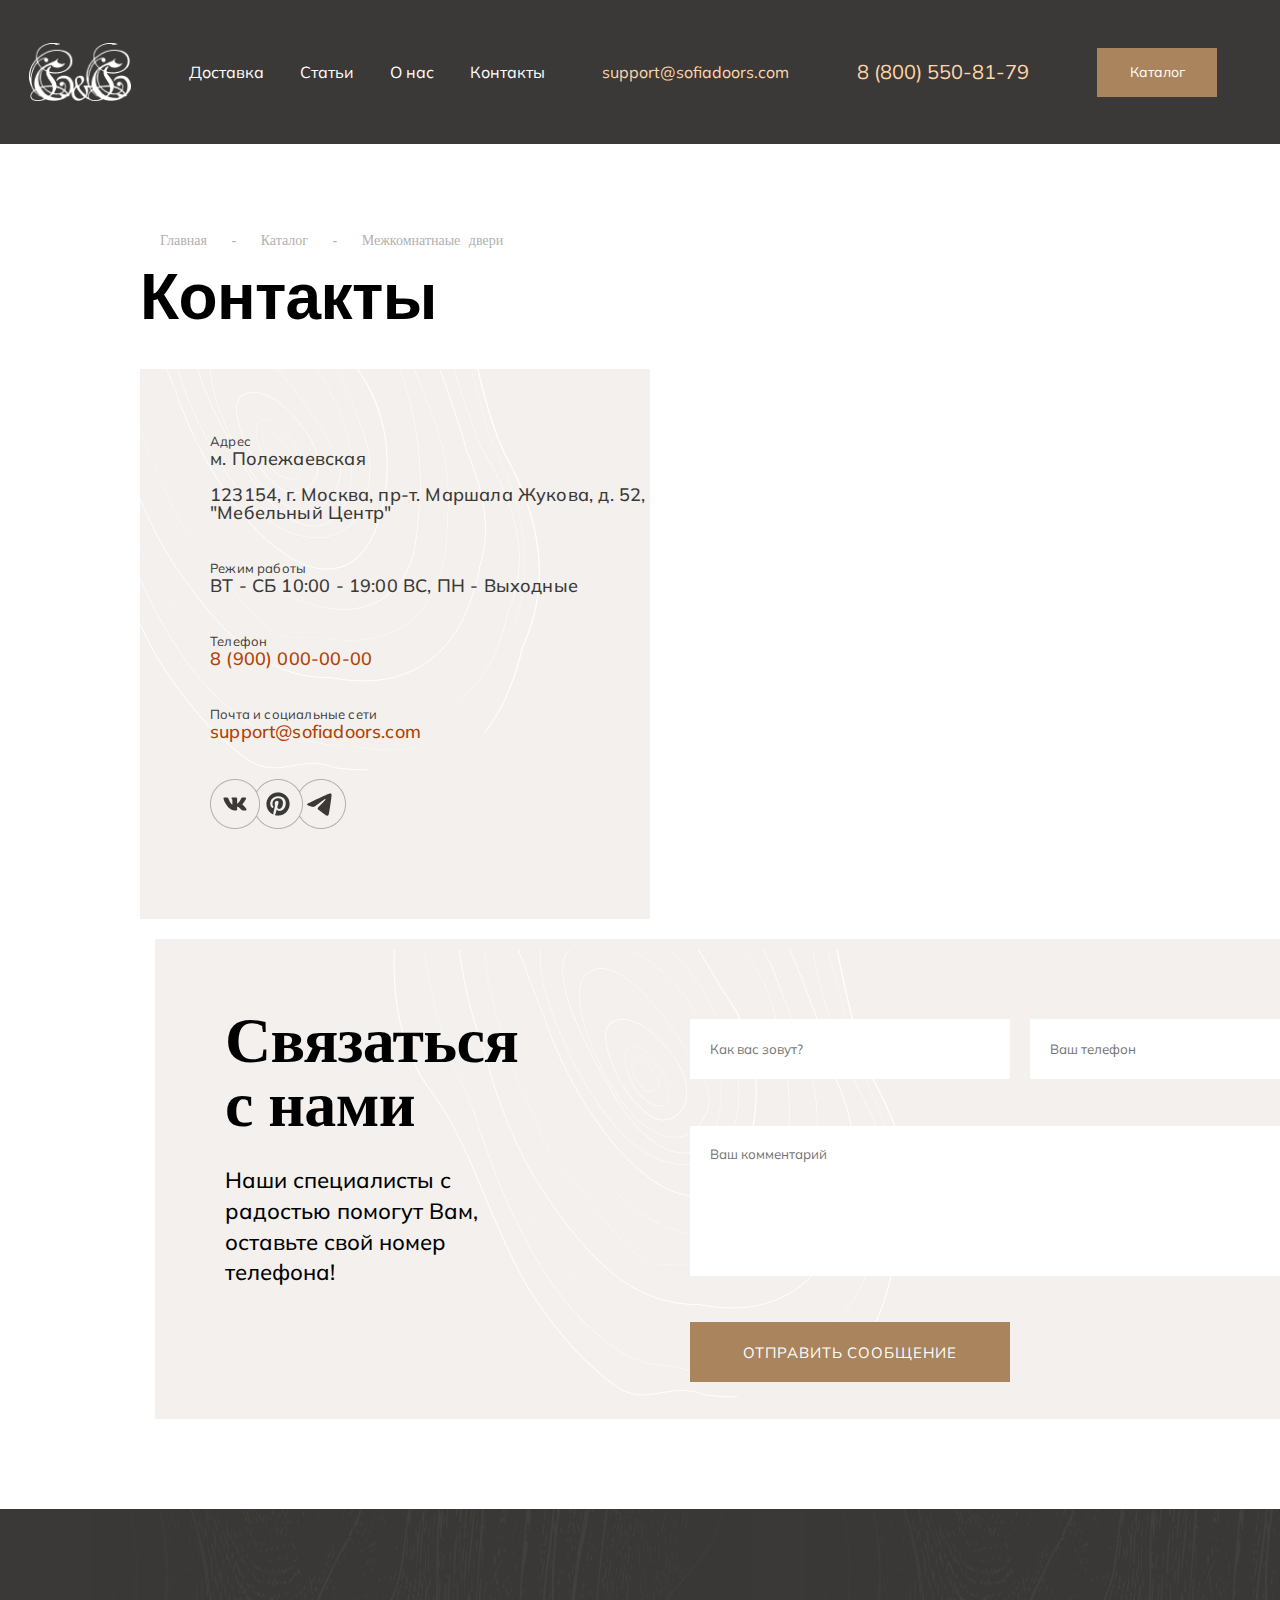
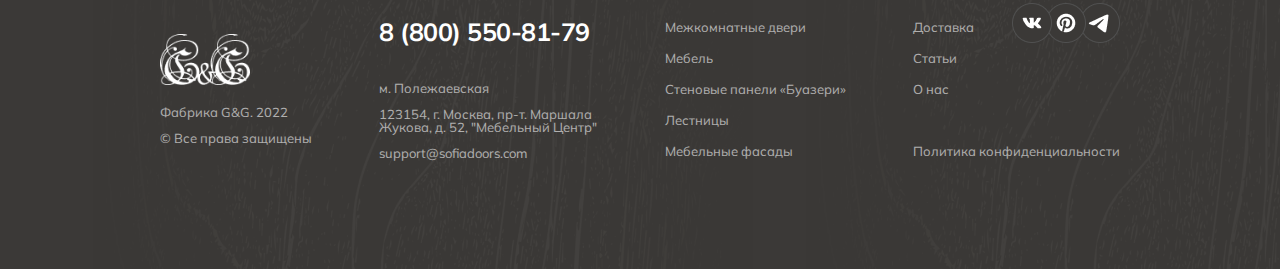
<file: Rows/контакты.html>
<!DOCTYPE html>
<html lang="en">
<head>
	<meta charset="UTF-8">
	<meta name="viewport" content="width=device-width, initial-scale=1.0">
	<link rel="stylesheet" href="style.css">
	<link rel="preconnect" href="https://fonts.googleapis.com">
	<link rel="preconnect" href="https://fonts.gstatic.com" crossorigin>
	<link href="https://fonts.googleapis.com/css2?family=Mulish:ital,wght@0,200..1000;1,200..1000&display=swap" rel="stylesheet">
	<style>li {list-style-type: none;  margin: 18px 0;}</style>
	<link rel="icon" href="img/free-icon-door-252749.png">
	<title>Контакты</title>
</head>
<body>
	<div class="menu">
			<img src="img\logo.png" alt="" class="logo">
			<div class="head">
				<a href="доставка.html" class="dost d1">Доставка</a>
				<a href="статьи.html" class="dost">Статьи</a>
				<a href="о нас.html" class="dost">О нас</a>
				<a href="контакты.html" class="dost d2">Контакты</a>
			</div>
			<div class="mail">
				<a href="support@sofiadoors.com" class="num num1">support@sofiadoors.com</a>
				<a href="8 (800) 550-81-79" class="num">8 (800) 550-81-79</a>
				<div class="katalog">
					<a href="каталог.html" class="katal">Каталог</a>
				</div>
			</div>
		</div>
	<div>









	<div class="glavnaya">
				<a href="..\index.html" class="glava">Главная</a>
				-
				<a href="каталог.html" class="glava">Каталог</a>
				-
				<a href="каталог.html" class="glava">Межкомнатнаые двери</a>
	</div>
	<div class="leftright">

		<div class="left">
			<div class="kontakt">Контакты</div>
			<div class="info">
				<div class="ray">
					<h6 class="ad">Адрес</h6>
					м. Полежаевская
					<br><br>
					123154, г. Москва, пр-т. Маршала Жукова, д. 52,<br> "Мебельный Центр"
				</div>
				<div class="ray">
					<h6 class="ad">Режим работы</h6>
					ВТ - СБ 10:00 - 19:00    ВС, ПН - Выходные
				</div>
				<div class="ray2">
					<h6 class="ad">Телефон</h6>
					8 (900) 000-00-00
				</div>
				<div class="ray2">
					<h6 class="ad">Почта и социальные сети</h6>
					support@sofiadoors.com

				</div>
				<img src="img/soconas.png" alt="">
			</div>
		</div>
		<div class="right">
			<iframe class="map" src="https://www.google.com/maps/embed?pb=!1m18!1m12!1m3!1d2243.839007036515!2d37.46448300000001!3d55.778667899999995!2m3!1f0!2f0!3f0!3m2!1i1024!2i768!4f13.1!3m3!1m2!1s0x46b5499edf40243d%3A0x7faa7a27f1123ea!2z0L_RgNC-0YHQvy4g0JzQsNGA0YjQsNC70LAg0JbRg9C60L7QstCwLCA1Miwg0JzQvtGB0LrQstCwLCAxMjMxNTQ!5e0!3m2!1sru!2sru!4v1713298415706!5m2!1sru!2sru" allowfullscreen="" loading="lazy" referrerpolicy="no-referrer-when-downgrade"></iframe>
		</div>





		</div>

	</div>


	<div class="forma">
		<div class="textinfo">
			<div>
				<p class="upper">Связаться <br> с нами</p>
				<br><br>
				<p class="doun">Наши специалисты с радостью помогут Вам, оставьте свой номер телефона!</p>
			</div>
			<div class="uno">
				<input type="name" placeholder="Как вас зовут?" class="naming">
				<input type="telephone" placeholder="Ваш телефон" class="tel">
				<textarea placeholder="Ваш комментарий" id="" class="comment"></textarea>
				<button type="submit" class="butt">ОТПРАВИТЬ СООБЩЕНИЕ</button>
			</div>
		</div>
	</div>















	<div class="bottom">
		<div class="bot1">
			<img src="img\logo.png"class="logo2">
			<div class="col">
				Фабрика G&G. 2022 <br> <br>© Все права защищены
			</div>
		</div>
		<div class="bot2">
			<div class="nomber">8 (800) 550-81-79</div>
			<div class="col">м. Полежаевская<br> <br>123154, г. Москва, пр-т. Маршала <br> Жукова, д. 52, "Мебельный Центр"
			</div>
			<br>
			<a href="support@sofiadoors.com" class="col">support@sofiadoors.com</a>
		</div>
		<div class="bot3">
			<li><a href="каталог.html" class="col">Межкомнатные двери</a></li>
			<li><a href="каталог.html" class="col">Мебель</a></li>
			<li><a href="каталог.html" class="col">Стеновые панели «Буазери»</a></li>
			<li><a href="каталог.html" class="col">Лестницы</a></li>
			<li><a href="каталог.html" class="col">Мебельные фасады</a></li>
		</div>
		<div class="bot4">
			<li><a href="доставка.html" class="col">Доставка</a></li>
			<li><a href="статьи.html" class="col">Статьи</a></li>
			<li><a href="о нас.html" class="col">О нас</a></li>
			<li>⠀</li>
			<li><a href="" class="col">Политика конфиденциальности</a></li>
			<img src="img/Soc.png" class="soc">
		</div>

	</div>
</body>
</html>
</file>
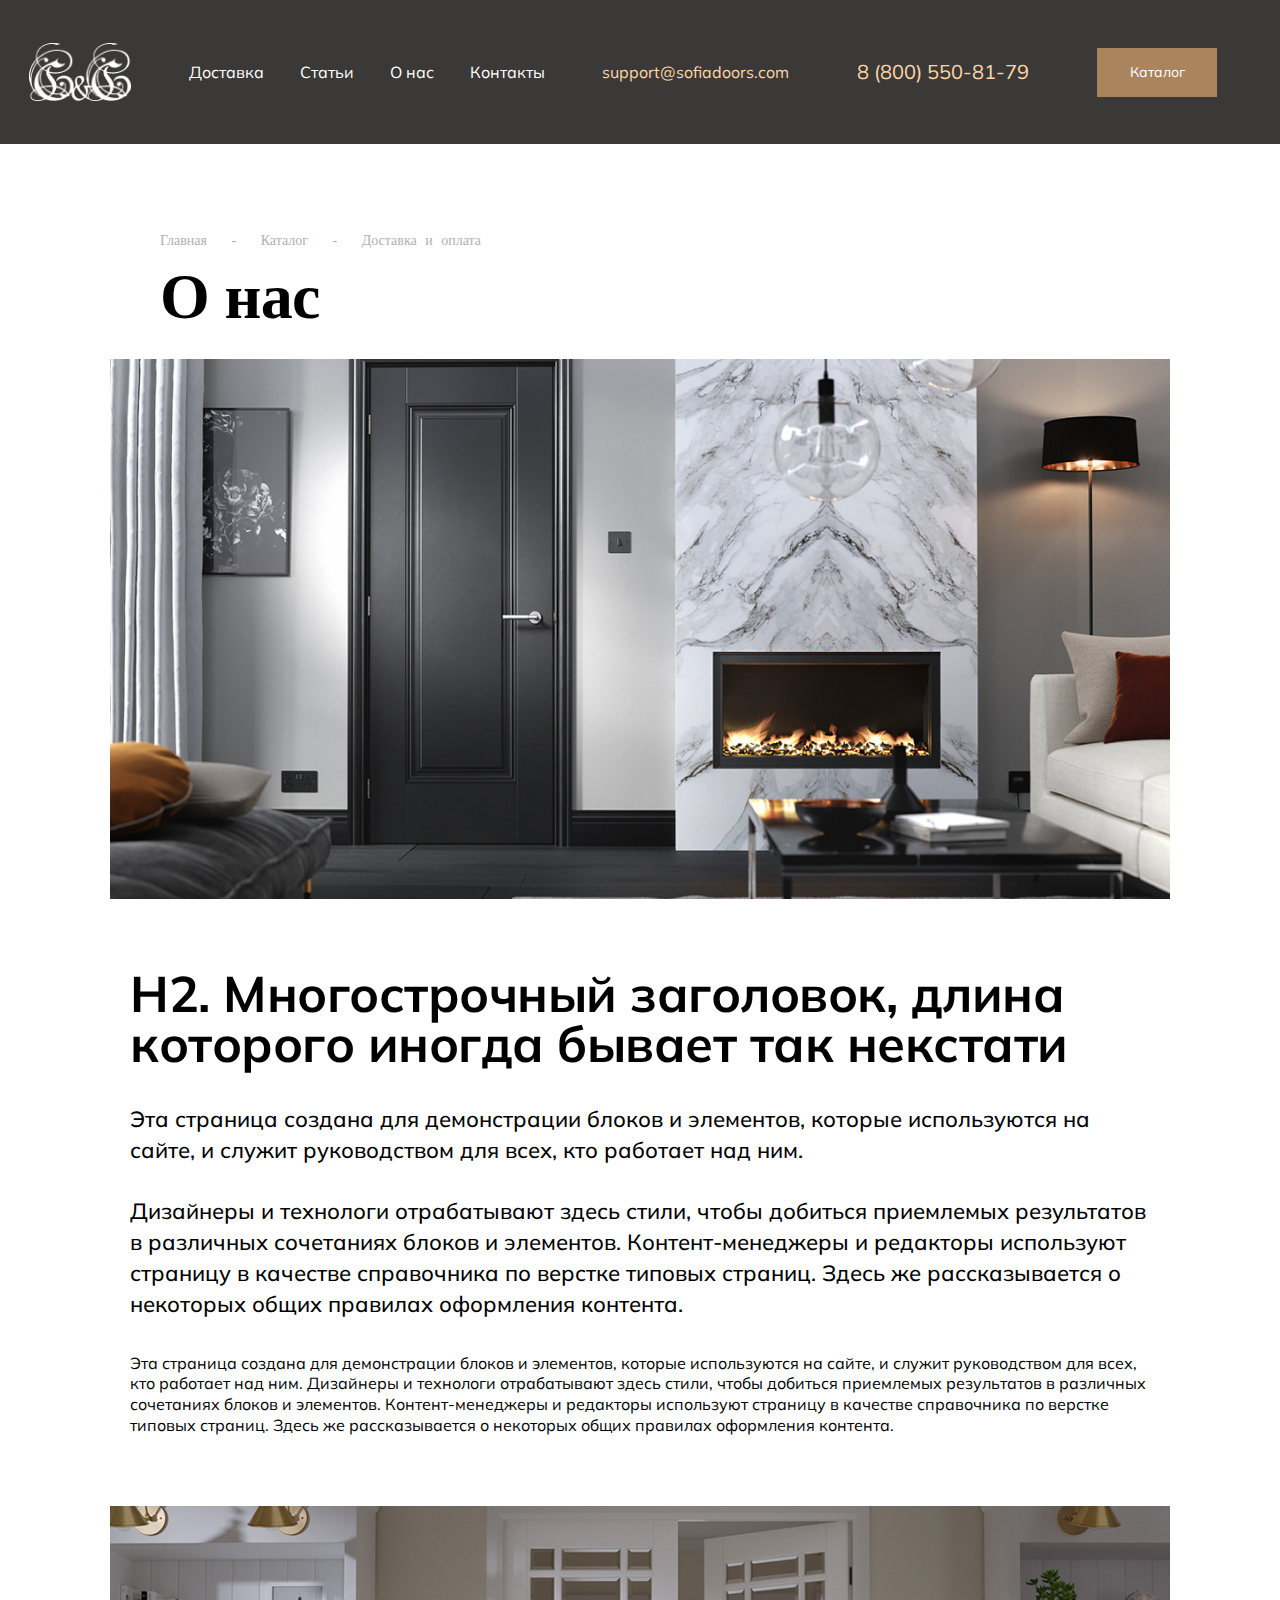
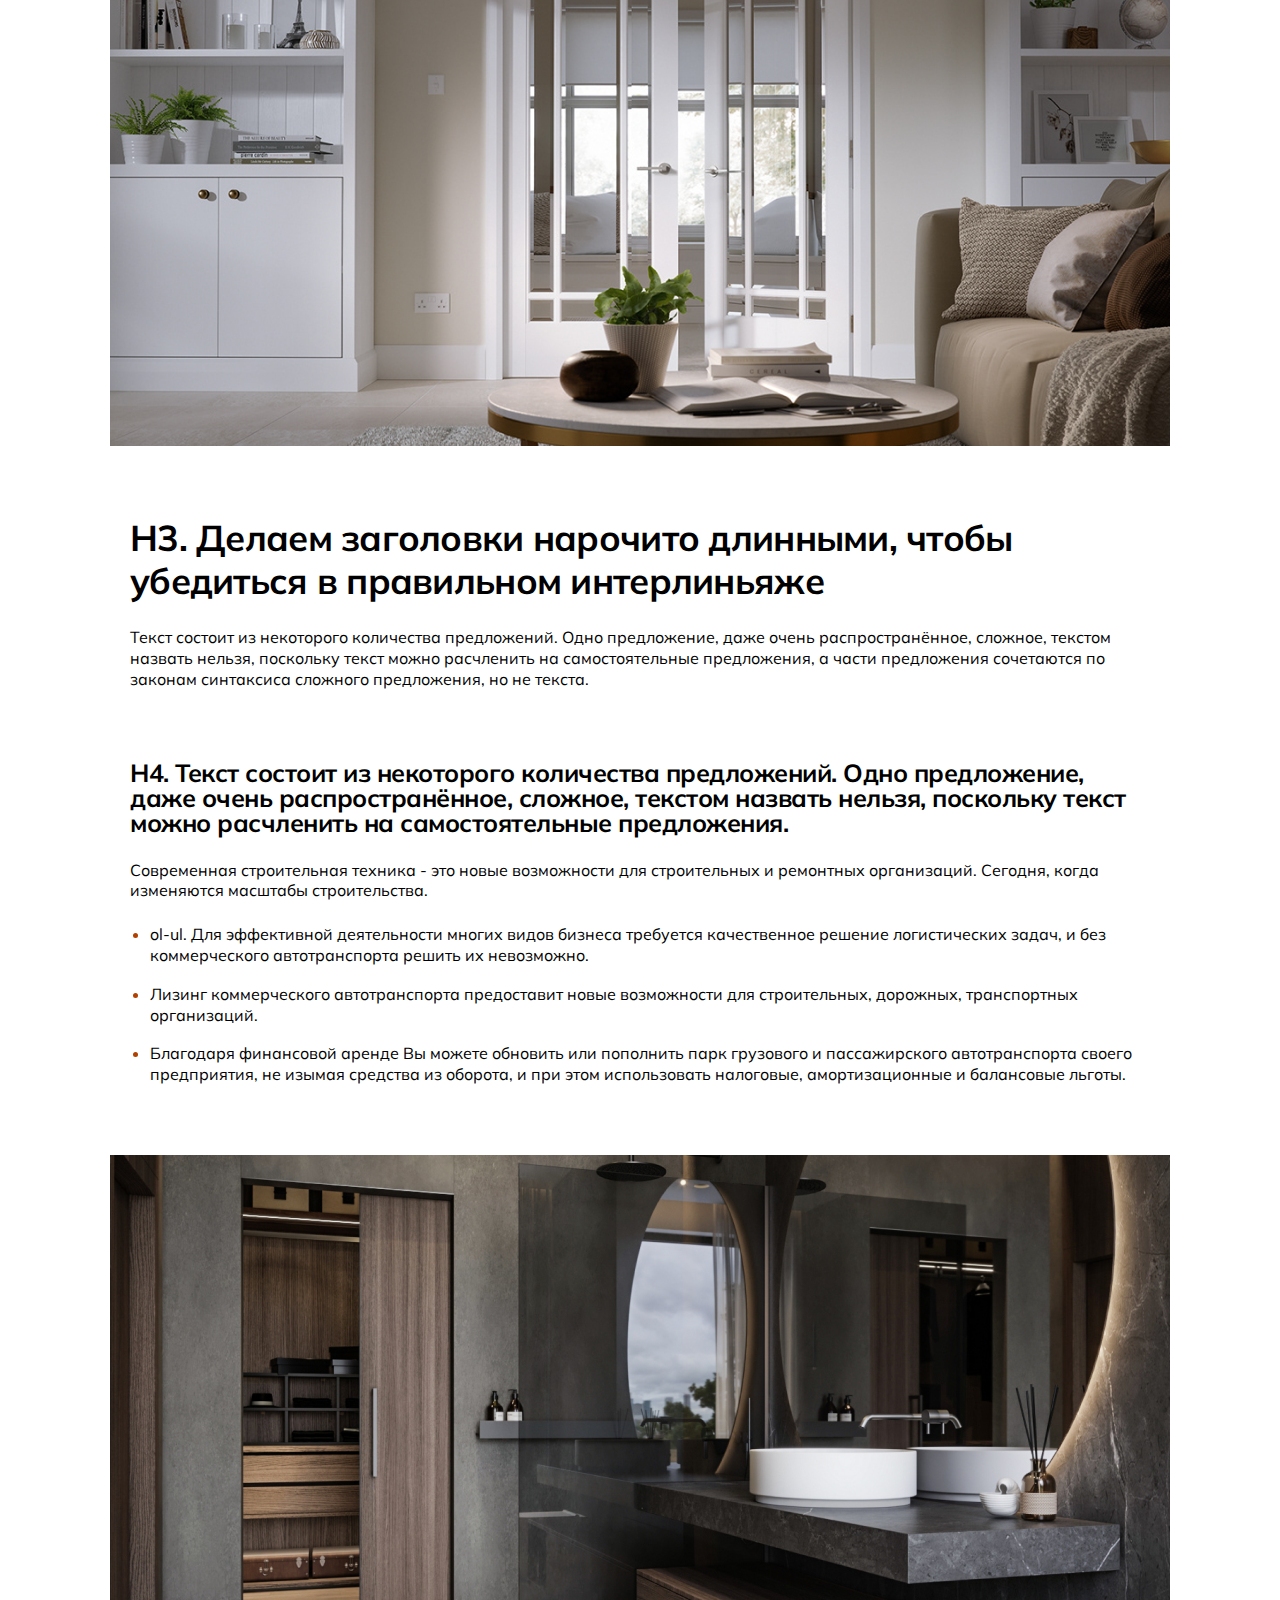
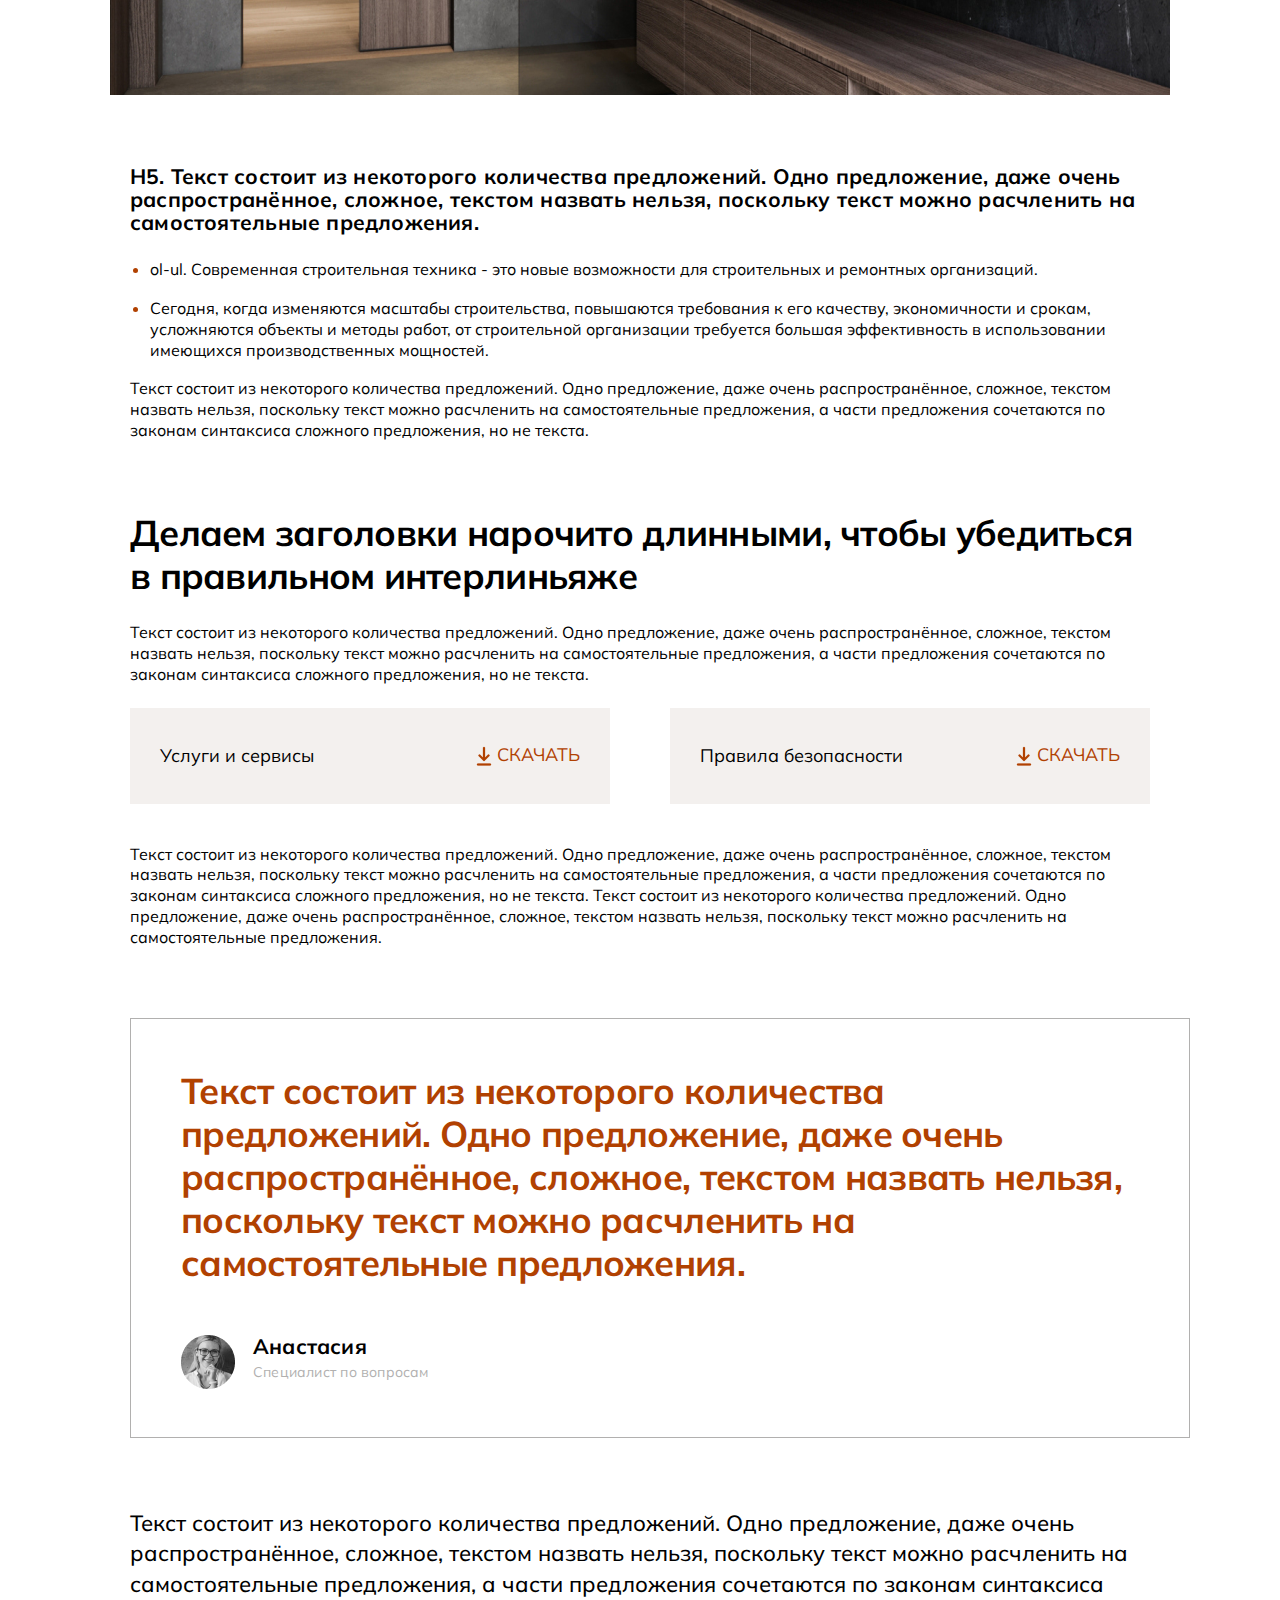
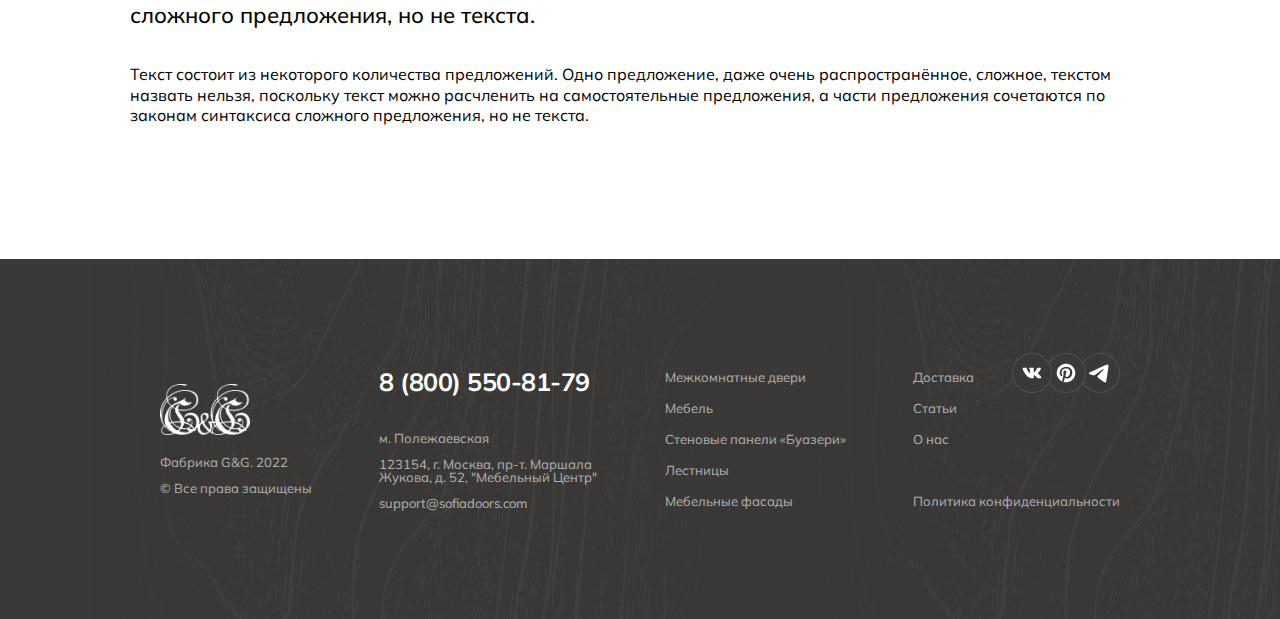
<file: Rows/о нас.html>
<!DOCTYPE html>
<html lang="en">
<head>
	<meta charset="UTF-8">
	<meta name="viewport" content="width=device-width, initial-scale=1.0">
	<link rel="stylesheet" href="style.css">
	<link rel="stylesheet" href="о нас.css">
	<link rel="preconnect" href="https://fonts.googleapis.com">
	<link rel="preconnect" href="https://fonts.gstatic.com" crossorigin>
	<link href="https://fonts.googleapis.com/css2?family=Mulish:ital,wght@0,200..1000;1,200..1000&display=swap" rel="stylesheet">
	<style>li {list-style-type: none;  margin: 18px 0;}</style>
	<link rel="icon" href="img/free-icon-door-252749.png">
	<title>О нас</title>
</head>
<body>
	<div class="menu">
			<img src="img\logo.png" alt="" class="logo">
			<div class="head">
				<a href="доставка.html" class="dost d1">Доставка</a>
				<a href="статьи.html" class="dost">Статьи</a>
				<a href="о нас.html" class="dost">О нас</a>
				<a href="контакты.html" class="dost d2">Контакты</a>
			</div>
			<div class="mail">
				<a href="support@sofiadoors.com" class="num num1">support@sofiadoors.com</a>
				<a href="8 (800) 550-81-79" class="num">8 (800) 550-81-79</a>
				<div class="katalog">
					<a href="каталог.html" class="katal">Каталог</a>
				</div>
			</div>
		</div>
	<div>


		<div class="dostavback">
		<div class="glavnaya">
			<a href="..\index.html" class="glava">Главная</a>
					-
			<a href="каталог.html" class="glava">Каталог</a>
					-
			<a href="доставка.html" class="glava">Доставка и оплата</a>
		</div>

		<div class="dostav">О нас</div>
	</div>



	<div class="all">
		<div class="tac">
			<div class="imga0">
				<img src="img/uno.png" alt="" class="imgin">
			</div>
			<div class="tx text1">
				<h2 class="one">H2. Многострочный заголовок, длина которого иногда бывает так некстати</h2>
				<div class="textin1">Эта страница создана для демонстрации блоков и элементов, которые используются на сайте, и служит руководством для всех, кто работает над ним. <br><br> Дизайнеры и технологи отрабатывают здесь стили, чтобы добиться приемлемых результатов в различных сочетаниях блоков и элементов. Контент-менеджеры и редакторы используют страницу в качестве справочника по верстке типовых страниц. Здесь же рассказывается о некоторых общих правилах оформления контента.</div>
				<div class="textin2">Эта страница создана для демонстрации блоков и элементов, которые используются на сайте, и служит руководством для всех, кто работает над ним. Дизайнеры и технологи отрабатывают здесь стили, чтобы добиться приемлемых результатов в различных сочетаниях блоков и элементов. Контент-менеджеры и редакторы используют страницу в качестве справочника по верстке типовых страниц. Здесь же рассказывается о некоторых общих правилах оформления контента.</div>
			</div>



			<div class="imga1">
				<img src="img/duo.png" alt="" class="imgin">
			</div>
			<div class="tx text2">
				<h3 class="two">H3. Делаем заголовки нарочито длинными, чтобы убедиться в правильном интерлиньяже</h3>
				<div class="textin2">Текст состоит из некоторого количества предложений. Одно предложение, даже очень распространённое, сложное, текстом назвать нельзя, поскольку текст можно расчленить на самостоятельные предложения, а части предложения сочетаются по законам синтаксиса сложного предложения, но не текста.</div>
			</div>
			<div class="tx text3">
				<h4 class="three">H4. Текст состоит из некоторого количества предложений. Одно предложение, даже очень распространённое, сложное, текстом назвать нельзя, поскольку текст можно расчленить на самостоятельные предложения.</h4>
				<div class="textin2">Современная строительная техника - это новые возможности для строительных и ремонтных организаций. Сегодня, когда изменяются масштабы строительства.</div>
				<div class="dostavkatext">
					<ol>
						<li class="dosthree"><span>ol-ul. Для эффективной деятельности многих видов бизнеса требуется качественное решение логистических задач, и без коммерческого автотранспорта решить их невозможно. </span></li>
						<li class="dosthree"><span>Лизинг коммерческого автотранспорта предоставит новые возможности для строительных, дорожных, транспортных организаций. </span></li>
						<li class="dosthree"><span>Благодаря финансовой аренде Вы можете обновить или пополнить парк грузового и пассажирского автотранспорта своего предприятия, не изымая средства из оборота, и при этом использовать налоговые, амортизационные и балансовые льготы.</span></li>
					</ol>
				</div>
			</div>



			<div class="imga1">
				<img src="img/trees.png" alt="" class="imgin">
			</div>
			<div class="tx text2">
				<h5 class="four">H5. Текст состоит из некоторого количества предложений. Одно предложение, даже очень распространённое, сложное, текстом назвать нельзя, поскольку текст можно расчленить на самостоятельные предложения.</h5>
			</div>
			<div class="tx text3">
				<div class="dostavkatext">
					<ol>
						<li class="dosthree"><span>ol-ul. Современная строительная техника - это новые возможности для строительных и ремонтных организаций. </span></li>
						<li class="dosthree"><span>Сегодня, когда изменяются масштабы строительства, повышаются требования к его качеству, экономичности и срокам, усложняются объекты и методы работ, от строительной организации требуется большая эффективность в использовании имеющихся производственных мощностей.</span></li>
					</ol>
				</div>
				<div class="textin2">Текст состоит из некоторого количества предложений. Одно предложение, даже очень распространённое, сложное, текстом назвать нельзя, поскольку текст можно расчленить на самостоятельные предложения, а части предложения сочетаются по законам синтаксиса сложного предложения, но не текста.</div>
			</div>





			<div class="tx text2">
				<h3 class="two">Делаем заголовки нарочито длинными, чтобы убедиться в правильном интерлиньяже</h3>
				<div class="textin2">Текст состоит из некоторого количества предложений. Одно предложение, даже очень распространённое, сложное, текстом назвать нельзя, поскольку текст можно расчленить на самостоятельные предложения, а части предложения сочетаются по законам синтаксиса сложного предложения, но не текста.</div>
			</div>
			<div class="tx text3">
				<div class="files">
					<a href="files/Услуги.docx" target="_blank" download="files/Услуги.docx">
					<div class="bezopasnost" >
						Услуги и сервисы
						<div class="strel">
							<img src="img/Icon download.png" alt="" class="ka"> <span class="ka">СКАЧАТЬ</span>
						</div>
					</div>
					</a>
					<a href="files/Безопасность.pdf" target="_blank" download="files/Безопасность.pdf">
					<div class="bezopasnost">
						Правила безопасности
						<div class="strel">
							<img src="img/Icon download.png" alt="" class="ka"> <span class="ka">СКАЧАТЬ</span>
						</div>
					</div>
					</a>
				</div>
				<div class="textin2">Текст состоит из некоторого количества предложений. Одно предложение, даже очень распространённое, сложное, текстом назвать нельзя, поскольку текст можно расчленить на самостоятельные предложения, а части предложения сочетаются по законам синтаксиса сложного предложения, но не текста. Текст состоит из некоторого количества предложений. Одно предложение, даже очень распространённое, сложное, текстом назвать нельзя, поскольку текст можно расчленить на самостоятельные предложения.</div>
			</div>






			<div class="tx text2 nastyasia">
				<h3 class="twon">Текст состоит из некоторого количества предложений. Одно предложение, даже очень распространённое, сложное, текстом назвать нельзя, поскольку текст можно расчленить на самостоятельные предложения.</h3>
				<div class="imga2">
					<img src="img/nastya.png" alt="" class="imgcirk">
					<span class="nastya">Анастасия<br><span class="dovn">Специалист по вопросам</span></span>
				</div>
			</div>
			<div class="tx text3">
				<div class="textin1">Текст состоит из некоторого количества предложений. Одно предложение, даже очень распространённое, сложное, текстом назвать нельзя, поскольку текст можно расчленить на самостоятельные предложения, а части предложения сочетаются по законам синтаксиса сложного предложения, но не текста.</div>
				<div class="textin2">Текст состоит из некоторого количества предложений. Одно предложение, даже очень распространённое, сложное, текстом назвать нельзя, поскольку текст можно расчленить на самостоятельные предложения, а части предложения сочетаются по законам синтаксиса сложного предложения, но не текста.</div>
			</div>
		</div>
	</div>



































	<div class="bottom">
		<div class="bot1">
			<img src="img\logo.png"class="logo2">
			<div class="col">
				Фабрика G&G. 2022 <br> <br>© Все права защищены
			</div>
		</div>
		<div class="bot2">
			<div class="nomber">8 (800) 550-81-79</div>
			<div class="col">м. Полежаевская<br> <br>123154, г. Москва, пр-т. Маршала <br> Жукова, д. 52, "Мебельный Центр"
			</div>
			<br>
			<a href="support@sofiadoors.com" class="col">support@sofiadoors.com</a>
		</div>
		<div class="bot3">
			<li><a href="каталог.html" class="col">Межкомнатные двери</a></li>
			<li><a href="каталог.html" class="col">Мебель</a></li>
			<li><a href="каталог.html" class="col">Стеновые панели «Буазери»</a></li>
			<li><a href="каталог.html" class="col">Лестницы</a></li>
			<li><a href="каталог.html" class="col">Мебельные фасады</a></li>
		</div>
		<div class="bot4">
			<li><a href="доставка.html" class="col">Доставка</a></li>
			<li><a href="статьи.html" class="col">Статьи</a></li>
			<li><a href="о нас.html" class="col">О нас</a></li>
			<li>⠀</li>
			<li><a href="" class="col">Политика конфиденциальности</a></li>
			<img src="img/Soc.png" class="soc">
		</div>

	</div>

</body>
</html>
</file>
<file: Rows/style.css>
/*Обнуление*/
*{
	padding: 0;
	margin: 0;
	border: 0;
}
*,*:before,*:after{
	-moz-box-sizing: border-box;
	-webkit-box-sizing: border-box;
	box-sizing: border-box;
}
:focus,:active{outline: none;}
a:focus,a:active{outline: none;}
nav,footer,header,aside{display: block;}
html,body{
	height: 100%;
	width: 100%;
	font-size: 100%;
	line-height: 1;
	font-size: 14px;
	-ms-text-size-adjust: 100%;
	-moz-text-size-adjust: 100%;
	-webkit-text-size-adjust: 100%;
}
input,button,textarea{font-family:inherit;}
input::-ms-clear{display: none;}
button{cursor: pointer;}
button::-moz-focus-inner {padding:0;border:0;}
a, a:visited{text-decoration: none;}
a:hover{text-decoration: none;}
ul li{list-style: none;}
img{vertical-align: top;}
h1,h2,h3,h4,h5,h6{font-size:inherit;font-weight: 400;}
/*--------------------*/



.menu {
	background: #3B3937;
	height: 16%;
	display: flex;
	font-family: "Mulish", sans-serif;
	text-align: center;
	align-items: center;
	justify-content: space-around;
}
.logo {
	width: 8%;
}
.head{
	font-size: 16px;
	display: flex;
}

.dost {
	color: #ffffff;
	margin: 18px;

}
.d1{margin-left: 0px}
.d2{margin-right: 0px}
.mail {
	display: flex;
	align-items: center;
}
.num {
	color: #FFD6A8;
	margin-left: 34px;
	margin-right: 34px;
	font-size: 20px;
}
.num1{
	font-size: 16px;
	margin-left: 0px;
}

.katalog {
	background: #A9845C;
	width: 120px;
	height: 49px;
	margin-left: 34px;
	margin-right: 34px;
	display: flex;
	align-items: center;
	justify-content: center;
}
.katal {

	color: #ffffff;
}
.glav{

	width: 100%;
	padding: 20px;
}

.back{
	background: url(img/BackUp.png)  no-repeat, url(img/BackDown.png)  no-repeat;
}

.LR {
	background: url(img/BackUp.png) no-repeat;
	background: url(img/BackDown.png) right bottom no-repeat;
	display: flex;
	margin: 0 160px 0 160px;
	justify-content: space-between;

}
.L {}
.LRPHOT {
	width: 620px;
	height: 320px;
}
.h3 {
	font-family: "Mulish", sans-serif;
	font-size: 36px;
	text-align: left;
	margin: 40px 0 19px 0;

}
.R {}
.spantext{
	font-family: "Mulish", sans-serif;
	display: block;
	font-size: 16px;
	font-weight: 400;
	margin: 0 0 24px 0;


}
.goKatal{
	font-family: "Mulish", sans-serif;
	color: #B14101;
	font-size: 15px;
	font-weight: 700;



}















.bottom {


	background: url(img/bottom1.png) 15% no-repeat, url(img/bottom1.png)130% 150% no-repeat;
	background-color: #3B3937;
	height: 360px;
	display: flex;
	justify-content: space-between;
	align-items: center;
	font-family: "Mulish", sans-serif;
	font-size: 13px;
	color: #ffffff;
	padding: 0 160px 0 160px;

}
.logo2 {
	width: 90px;
	height: 51px;
	top: 79px;
	left: 160px;
	gap: 0px;
	opacity: 0px;
	margin-bottom: 21px;

}
.nomber {
	font-size: 25px;
	font-weight: 700;
	line-height: 25px;
	letter-spacing: -0.02em;
	text-align: left;
	margin-bottom: 38px;
}
.soc {
	position: absolute;
	top: 0;
	right: 0;

}
.bot1{
 top: 0;
}
.bot2{

}
.bot3{

}
.bot4{
	position: relative;

}
.col{
	font-family: "Mulish", sans-serif;
	font-size: 13px;
	color: #ffffff;
	opacity: 60%;

}


.map{
	width: 730px;
	height: 640px;
	top: 210px;
	left: 710px;
	gap: 0px;
	opacity: 0px;
}
.leftright {
	display: flex;

	justify-content: space-around;
	margin: 17px 140px 20px 140px;
}
.left {}
.glavnaya {
	color: #B1B0Af;
	text-decoration-line: none;
	word-spacing: 21px;
	margin: 90px 0 0 160px;
}
.glava{
	color: #B1B0Af;
	word-spacing: 5px;
}
.kontakt{
	font-family:sans-serif; serif;
	font-size: 64px;
	font-weight: 700;
	line-height: 64px;
	letter-spacing: -0.01em;
	text-align: left;
	margin-bottom: 40px;
}
.info {
	width: 510px;
	height: 550px;
	padding: 64px 0 0 70px;
	background: url(img/backonas2.png) 300% -50%  no-repeat;
	background-color: #F3F0EE;
}
.ad{
	font-family: "Mulish", sans-serif;
	font-size: 13px;
	font-weight: 400;
	line-height: 16.9px;
	text-align: left;
	color: #3B3937;
}
.ray{
	font-family: "Mulish", sans-serif;
	font-size: 18px;
	font-weight: 500;
	line-height: 18px;
	letter-spacing: 0.01em;
	text-align: left;
	color: #3B3937;
	margin-bottom: 38px;
}
.ray2{
	font-family: "Mulish", sans-serif;
	font-size: 18px;
	font-weight: 500;
	line-height: 18px;
	letter-spacing: 0.01em;
	text-align: left;
	color: #B14101;
	margin-bottom: 38px;
}
.right {
	width: 730px;
	height: 640px;
}
.forma {
	background: url(img/backonas2.png) 30% no-repeat;
	background-color:#F3F0EE;
	padding: 70px 70px 0 70px;
	margin: 0 155px 90px 155px;
	width: 1275px;
	height: 480px;
	display: flex;
	justify-content: center;




}
.textinfo {
	display: flex;
	justify-content: space-around;
}
.naming {
	font-family: "Mulish", sans-serif;
	width: 320px;
	height: 60px;
	margin: 10px;
	padding: 20px;

}
.tel {
	font-family: "Mulish", sans-serif;
	width: 320px;
	height: 60px;
	top: 80px;
	left: 890px;
	gap: 0px;
	opacity: 0px;
	margin: 10px;
	padding: 20px;

}
.comment {
	font-family: "Mulish", sans-serif;
	width: 660px;
	height: 150px;
	margin: 10px;
	padding: 20px;

}
.butt{
	background: #A9845C;
	width: 320px;
	height: 60px;
	top: 340px;
	left: 550px;
	margin: 10px;
	font-family: "Mulish", sans-serif;
	font-size: 15px;
	letter-spacing: 0.06em;
	color: #ffffff;


}
.upper{
	font-size: 64px;
	font-weight: 700;
	line-height: 64px;
	letter-spacing: -0.01em;
	text-align: left;

}
.doun{
	font-family: "Mulish", sans-serif;
	font-size: 22px;
	font-weight: 500;
	line-height: 30.8px;
	text-align: left;

}
.uno{
	display: flex;
	flex-wrap:wrap;
	margin-left: 135px;
}












.dostav {
	font-size: 64px;
	font-weight: 700;
	line-height: 64px;
	letter-spacing: -0.01em;
	text-align: left;
	margin: 17px 0 30px 160px;
}
.dostavimg {
	margin: 0 0 0 160px;

}
.dostavtext {
	width: 910px;
	height: 296px;
	top: 858px;
	left: 181px;
	gap: 0px;
	opacity: 0px;
	margin:50px 0 90px 181px;
}
.dosone {
	font-family: "Mulish", sans-serif;
	font-size: 22px;
	font-weight: 500;
	line-height: 30.8px;
	text-align: left;

}
.dostwo {
	font-family: "Mulish", sans-serif;
	font-size: 22px;
	font-weight: 500;
	line-height: 30.8px;
	text-align: left;
}
.dosthree {
	font-family: "Mulish", sans-serif;
	font-size: 16px;
	font-weight: 400;
	line-height: 20.8px;
	text-align: left;
	list-style: disc;





}
.dosthree::marker{
	width: 6px;
	height: 6px;
	top: 1104px;
	left: 192px;
	gap: 0px;
	opacity: 0px;
	color: #B14101;
}

.dostavimgg{

}

.vitrina {}
.vitra {
	margin: 0 160px 0 160px;

}
.karta{
	width: 310px;
	height: 420px;
}
.VitrinaKnobs {
	margin: 120px 230px 20px 230px;

}
.vitr {
	font-family: "Mulish", sans-serif;
	font-size: 64px;
	font-weight: 700;
	line-height: 64px;
	letter-spacing: -0.01em;
	text-align: left;
	margin-bottom: 30px;


}
.knobsss {
	display: flex;
	justify-content: center;
	flex-wrap: nowrap;
}
.oneknob {
	color: #DADADA;
	border: 1px solid #DADADA;
	padding: 20px 43px;
	font-family: "Mulish", sans-serif;
	font-size: 15px;
	font-weight: 700;
	line-height: 21px;
	letter-spacing: 0.06em;
	text-align: center;
	background: transparent;
	flex-wrap: nowrap;


}
.oneknob:hover{
	color: black;
	border: 1px solid black;
}
.dis{
	display: none;
}
.vitrinaTovars{
	max-height: 990px;
	overflow: hidden;
	max-width: 1200px;
	margin: 0 auto;
}
.seemore{
	color: #DADADA;
	width: 1100px;
	height: 60px;
	border: 1px solid #DADADA;
	font-family: "Mulish", sans-serif;
	font-size: 15px;
	font-weight: 700;
	line-height: 21px;
	letter-spacing: 0.06em;
	display: flex;
	align-items: center;
	justify-content: center ;
	background: transparent;

}
.seemore:hover{
	color: black;
	border: 1px solid black;
}
.seecont{
	display: flex;
	align-items: center;
	justify-content: center ;
	margin-bottom: 90px;
}
.krugperv {
	width: 440px;
	height: 440px;
	border-radius: 240px;
	background: rgba(0, 0, 0, 0.5);
	position: absolute;
	top: 40%;
	left: 36%;
	display: flex;
	flex-direction: column;
	justify-content: center;
	align-items: center;
	text-align: center;
	padding: 43px;

}
.textkruga1 {
	color: white;

	font-family: "Mulish", sans-serif;
	font-size: 36px;
	font-weight: 700;
	line-height: 43.2px;
	letter-spacing: -0.02em;
	text-align: center;

}
.textkruga2 {
	color: #FFD6A8;

	font-family: "Mulish", sans-serif;
	font-size: 20px;
	font-weight: 700;
	line-height: 24px;
	letter-spacing: -0.02em;
	text-align: center;
	margin-bottom: 15px;

}
.textkruga3 {
	color: white;

	font-family: "Mulish", sans-serif;
	font-size: 16px;
	font-weight: 700;
	line-height: 20.8px;
	text-align: center;
	margin-bottom: 36px;
}
.krugbut{
	background: #A9845C;
	width: 150px;
	height: 55px;
	top: 280px;
	left: 145px;
	gap: 0px;

	color: white;
}
</file>
<file: Rows/о нас.css>
.all{
	display: flex;
	justify-content: center;
	margin-bottom: 110px;
}
.tac {
	width: 1060px;

}
.imga1 {
	margin-top: 70px;
}

.imgin {
	width: 1060px;
	height: 540px;
	gap: 0px;
	opacity: 0px;

}
.tx {
	margin-left: 20px;
	margin-right: 20px;
}
.text1 {


}
.one {
    font-family: "Mulish", sans-serif;
	font-size: 50px;
	font-weight: 700;
	line-height: 50px;
	letter-spacing: -0.01em;
	text-align: left;
	margin-top: 70px;
	margin-bottom: 35px;


}
.textin1 {
    font-family: "Mulish", sans-serif;
	font-size: 22px;
	font-weight: 500;
	line-height: 30.8px;
	text-align: left;
	margin-bottom: 33px;
}
.textin2 {
    font-family: "Mulish", sans-serif;
	font-size: 16px;
	font-weight: 400;
	line-height: 20.8px;
	text-align: left;
	margin-bottom: 23px;

}
.text2 {}
.two {
    font-family: "Mulish", sans-serif;
	font-size: 36px;
	font-weight: 700;
	line-height: 43.2px;
	letter-spacing: -0.02em;
	text-align: left;
	margin-top: 70px;
	margin-bottom: 25px;
}
.text3 {}
.three {
    font-family: "Mulish", sans-serif;
	font-size: 25px;
	font-weight: 700;
	line-height: 25px;
	letter-spacing: -0.02em;
	text-align: left;
	margin-bottom: 25px;	margin-top: 70px;

}
.dostavkatext {
 margin-left: 20px;
}
.dosthree {}
.four {
    font-family: "Mulish", sans-serif;
	font-size: 21px;
	font-weight: 700;
	line-height: 23.1px;
	letter-spacing: 0.01em;
	text-align: left;
	margin-top: 70px;
	margin-bottom: 25px;
}
.files {
	display: flex;
	justify-content: space-between;
	margin-bottom: 40px;

}

.bezopasnost {
	background: #F3F0EE;
	width: 480px;
	height: 96px;
	gap: 0px;
	opacity: 0px;
	display: flex;
	align-items: center;
	justify-content: space-between;
	padding: 30px;
    font-family: "Mulish", sans-serif;
	font-size: 18px;
	font-weight: 400;
	color: black;
}
.imga2 {
	display: flex;
}
.imgcirk {}
.nastya {
    font-family: "Mulish", sans-serif;
    font-size: 21px;
	font-weight: 700;
	line-height: 23.1px;
	letter-spacing: 0.01em;
	text-align: left;
	margin-left: 18px;

}
.nastyasia{
	position: relative;
	width: 1060px;
	height: 420px;
	gap: 0px;
	opacity: 0px;
	gap: 0px;
	opacity: 0px;
	border: 1px solid ;
	padding:50px;
	border:1px solid #B1B0AF;
	margin-bottom: 70px;
	margin-top: 70px;

}
.twon{
    font-family: "Mulish", sans-serif;
	font-size: 36px;
	font-weight: 700;
	line-height: 43.2px;
	letter-spacing: -0.02em;
	text-align: left;
	margin-bottom: 50px;
	color: #B14101;

}
.dovn{
	font-family: "Mulish", sans-serif;
	font-size: 14px;
	font-weight: 400;
	line-height: 20.3px;
	text-align: left;
	color: #B1B0AF;
}
.ka{
	color:#B14101 ;
}
.zuzu{

}
</file>
